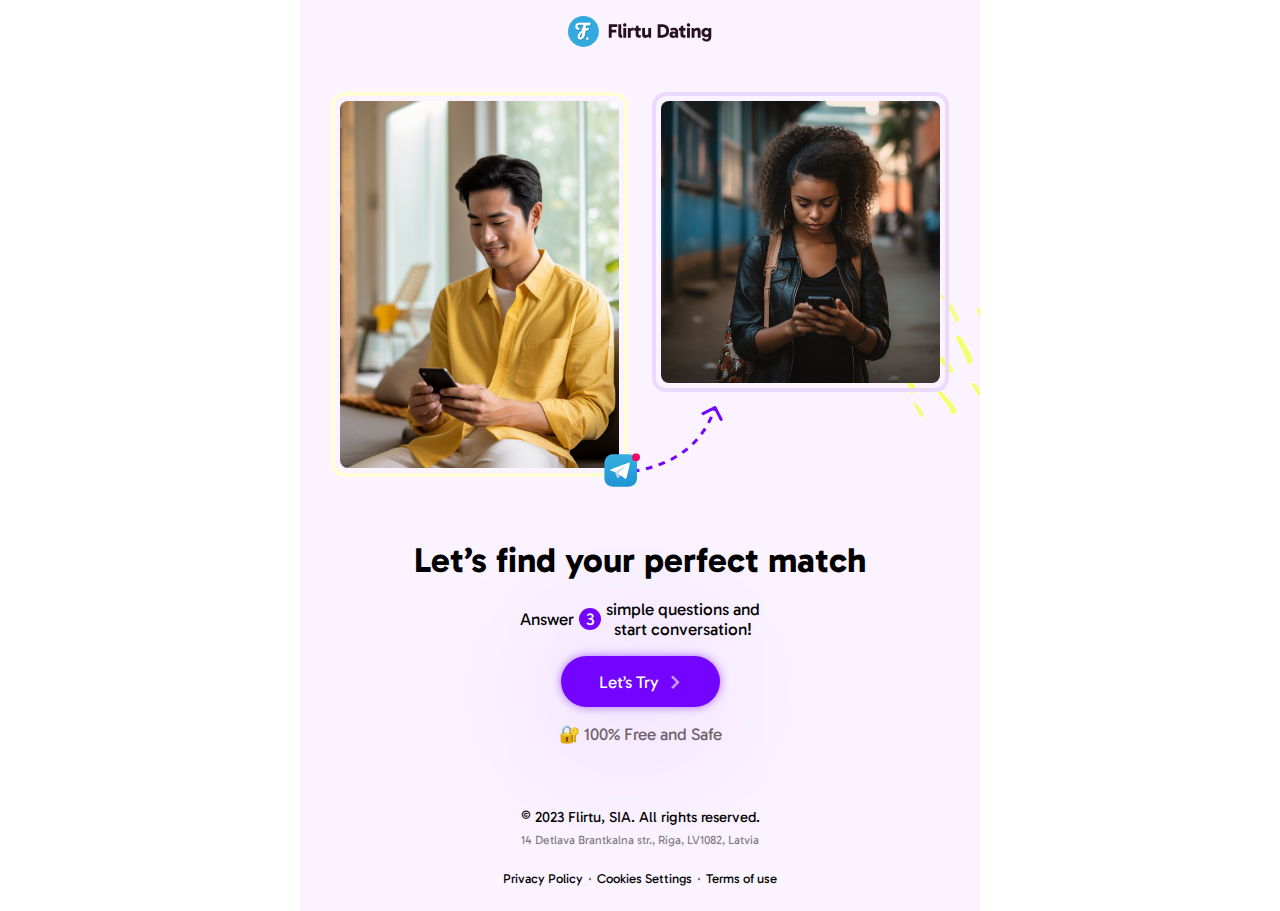
<file: app/index.html>
<!DOCTYPE html>
<html lang="en">
<head>
	<meta charset="utf-8">
    <meta name="viewport" content="width=device-width, initial-scale=1">
	<meta http-equiv="X-UA-Compatible" content="ie=edge">
	<title>Flirtu</title>
	<link rel="preconnect" href="https://fonts.googleapis.com">
<link rel="preconnect" href="https://fonts.gstatic.com" crossorigin>
<link href="https://fonts.googleapis.com/css2?family=Archivo:wght@100;200;300;400;500;600;700;800;900&family=Gabarito:wght@400;500;600;800;900&display=swap" rel="stylesheet">

	<link rel="stylesheet" href="css/style.min.css">
</head>
<div>

 <div class="special-offer__content">
<!-- start header -->
	<header class="header">
		<div class="container">
			<img src="img/flirtu-logo.svg" alt="">
		</div>
	</header>
<!-- end header -->

<!-- start photo wrapper -->
<div class="photo-wrapper">
	<div class="container">

		<div class="photo__item-list">
			<div class="photo__item">
			<img src="img/photo10.png" alt="">
		</div>

		<div class="photo__item">
			<img src="img/photo11.png" alt="">
		</div>
		</div>
		<div class="photo-wrapper__icon-container">
			<img src="img/tg.svg" alt="" class="photo-wrapper__icon">
			<img src="img/arrow-svg.svg" alt="" class="photo-wrapper__arrow">
		</div>


		
		

	</div>
</div>
<!-- end photo wrapper -->

<!-- start quize text content -->
<section class="quize__text-content">
	<div class="container">
		<h1 class="h1">
			Let’s find your perfect match
		</h1>

		<p>
			Answer <span>3</span> simple questions and <br>
			 start conversation!
		</p>

		<div class="lets-try-button">Let’s Try
			<img src="img/white-arrow.svg" alt="">
		</div>

		<div class="safe-text">
			🔐 100% Free and Safe
		</div>
	</div>
</section>
<!-- end quize text content -->

<!-- start steps row -->
<div class="steps-row">
	<div class="container">
		<div class="steps-value">
			1/3
		</div>
		<div class="step-line active"></div>
		<div class="step-line step-line--2"></div>
		<div class="step-line step-line--3"></div>
		<img src="img/close.svg" alt="">
	</div>
</div>
<!-- end steps row -->

<div class="quize-content step1">
	<div class="container">
		<div class="wr">
			<div class="quize-title">
			What are you looking for?
		</div>

		<div class="quize-list">

			<div class="quize-btn">
				Serious relationship 👫
			</div>

			<div class="quize-btn">
				Flirt 😏
			</div>

			<div class="quize-btn">
				Friendship 😎
			</div>

			<div class="quize-btn">
				Don’t Know 🧐
			</div>


		</div>
		</div>
		

		<div class="wr">
			<div class="next-btn next-btn--1">
			Next
		</div>
		</div>
	
	</div>
</div>


<div class="quize-content step2">
	<div class="container">
		<div class="wr">
			<div class="quize-title">
			What is the most important thing about your partner?
		</div>

		<div class="quize-list">

			<div class="quize-btn">
				Sense of Humor
			</div>

			<div class="quize-btn">
				Kindness
			</div>

			<div class="quize-btn">
				Honesty
			</div>

			<div class="quize-btn">
				All above
			</div>


		</div>
		</div>

		<div class="wr">
			<div class="next-btn next-btn--2">
			Next
		</div>
		</div>
		

		
		
	</div>
</div>

<div class="quize-content step3">
	<div class="container">
		<div class="wr">
			<div class="quize-title">
			Are you ready to make the first step?
		</div>

		<div class="quize-list">

			<div class="quize-btn">
				Always
			</div>

			<div class="quize-btn">
				It Depends
			</div>

			<div class="quize-btn">
				Never, I’m shy
			</div>

		</div>
		</div>

		<div class="wr">
			<div class="next-btn next-btn--3">
			Next
		</div>
		</div>
		


		
	</div>
</div>




<div class="quize-content quize-content-bg step4">
	<div class="container">
		<div class="quize-title">
			We’ve found 5 potential matches for you
		</div>

		<div class="matches-list">

			<div class="row">
				<div class="matches__item">
				<div class="matches-img">
					<img src="img/photo1.png" alt="">
				</div>

				<div class="matches__item-content">
					<div class="matches__item-content-header">
						90% 😏
					</div>
					<div class="matches__item-content-text">
						compatibility
					</div>
				</div>
				
			</div>

			<div class="matches__item matches__item--2">
				<div class="matches-img">
					<img src="img/photo2.png" alt="">
				</div>

				<div class="matches__item-content">
					<div class="matches__item-content-header">
						80%😉
					</div>
					
				</div>
				
			</div>
			</div>

			<div class="row-center">
				<div class="matches__item matches__item--3">
				<div class="matches-img">
					<img src="img/photo3.png" alt="">
				</div>

				<div class="matches__item-content">
					<div class="matches__item-content-header">
						93% 🥰
					</div>
					<div class="matches__item-content-text">
						compatibility
					</div>
				</div>
				
			</div>
			</div>

			<div class="row">
				<div class="matches__item matches__item--4">
				<div class="matches-img">
					<img src="img/photo4.png" alt="">
				</div>

				<div class="matches__item-content">
					<div class="matches__item-content-header">
						98% 😍
					</div>
					<div class="matches__item-content-text">
						compatibility
					</div>
				</div>
				
			</div>

			<div class="matches__item matches__item--5">
				<div class="matches-img">
					<img src="img/photo5.png" alt="">
				</div>

				<div class="matches__item-content">
					<div class="matches__item-content-header">
						86% 😋
					</div>
					<div class="matches__item-content-text">
						compatibility
					</div>
				</div>
				
			</div>
			</div>

		</div>

		<a href="" class="telegram-button">
			Start Dating on Telegram
			<img src="img/tg-svg.svg" alt="">
		</a>

		<div class="safe-text">
			🔐 100% Free and Safe
		</div>


	</div>
</div>



<!-- start footer -->
<footer class="footer">
	<div class="container">
		<div class="footer__copy">
			© 2023 Flirtu, SIA. All rights reserved.
		</div>
		<div class="footer__adress">
			14 Detlava Brantkalna str., Riga, LV1082, Latvia
		</div>

		<div class="footer__menu">
			<a href="" class="footer__menu-link">
				Privacy Policy
			</a>
			<img src="img/dot.svg" alt="" class="dot">
			<a href="" class="footer__menu-link">
				Cookies Settings
			</a>
			<img src="img/dot.svg" alt="" class="dot">
			<a href="" class="footer__menu-link">
				Terms of use
			</a>
		</div>
	</div>
</footer>
<!-- end footer -->

</div>

</div>

 <script
  src="https://code.jquery.com/jquery-3.7.1.min.js"
  integrity="sha256-/JqT3SQfawRcv/BIHPThkBvs0OEvtFFmqPF/lYI/Cxo="
  crossorigin="anonymous"></script>
	<script src="js/main.js"></script>
</body>
</html>
</file>
<file: app/css/style.min.css>
body{font-family:"Gabarito",sans-serif;font-size:17px;font-weight:400;margin:0;overflow-x:hidden}p{margin-top:0;margin-bottom:0}.special-offer__content{margin-left:auto;margin-right:auto;width:100vw;max-width:680px;background-color:#fbf3ff;min-height:100vh;background-image:url("../img/44.svg");background-repeat:no-repeat;background-position:top 55px left}.container{width:90.933%;margin-left:auto;margin-right:auto}.header{padding-top:16px;padding-bottom:45px}.header .container{display:-webkit-box;display:-ms-flexbox;display:flex;-webkit-box-pack:center;-ms-flex-pack:center;justify-content:center}.footer{text-align:center;padding-bottom:25px}.footer__copy{font-size:14.8px;margin-bottom:7px;color:#020101}.footer__adress{font-size:12px;color:rgba(2,1,1,.5);margin-bottom:24px}.footer__menu-link{color:#020101;font-size:13px;text-decoration:none}.footer__menu{display:-webkit-box;display:-ms-flexbox;display:flex;-webkit-box-pack:center;-ms-flex-pack:center;justify-content:center;-webkit-box-align:center;-ms-flex-align:center;align-items:center}.dot{display:block;margin-left:5px;margin-right:5px}.photo-wrapper{padding-bottom:28px;background:url("../img/46.svg") no-repeat top 190px right}.photo__item{border:4px solid #fbffd3;padding:5px;width:48%;-webkit-box-sizing:border-box;box-sizing:border-box;border-radius:14px;height:385px}.photo__item img{width:100%;height:100%;border-radius:8px;-o-object-fit:cover;object-fit:cover;-o-object-position:center;object-position:center}.photo__item:nth-child(2){height:300px;border-color:#eadaff}.photo__item-list{display:-webkit-box;display:-ms-flexbox;display:flex;-webkit-box-pack:justify;-ms-flex-pack:justify;justify-content:space-between}.photo-wrapper__icon-container{display:-webkit-box;display:-ms-flexbox;display:flex;-webkit-box-pack:center;-ms-flex-pack:center;justify-content:center;position:relative}.photo-wrapper__icon{-webkit-transform:translateY(-70%) translateX(-50%);-ms-transform:translateY(-70%) translateX(-50%);transform:translateY(-70%) translateX(-50%);position:relative;z-index:1}.photo-wrapper__arrow{position:absolute;bottom:110%;left:45%}.quize__text-content{text-align:center}.quize__text-content p{display:-webkit-box;display:-ms-flexbox;display:flex;-webkit-box-pack:center;-ms-flex-pack:center;justify-content:center;-webkit-box-align:center;-ms-flex-align:center;align-items:center}.quize__text-content p span{display:-webkit-box;display:-ms-flexbox;display:flex;-webkit-box-align:center;-ms-flex-align:center;align-items:center;-webkit-box-pack:center;-ms-flex-pack:center;justify-content:center;background:#7204ff;width:22px;height:22px;border-radius:50%;margin-left:5px;margin-right:5px;color:#fff}.h1{font-size:35px;font-weight:700;margin-bottom:18px;margin-top:0}.lets-try-button{background:#7204ff;color:#fff;text-decoration:none;margin-top:17px;margin-bottom:17px;height:51px;display:-webkit-box;display:-ms-flexbox;display:flex;-webkit-box-pack:center;-ms-flex-pack:center;justify-content:center;-webkit-box-align:center;-ms-flex-align:center;align-items:center;width:159px;border-radius:70px;margin-left:auto;margin-right:auto;-webkit-box-shadow:0px 0px 10px 0px rgba(114,4,255,.55),-10px 10px 150px 0px rgba(114,4,255,.23);box-shadow:0px 0px 10px 0px rgba(114,4,255,.55),-10px 10px 150px 0px rgba(114,4,255,.23)}.lets-try-button img{margin-left:10px}.safe-text{text-align:center;margin-bottom:64px;color:#6f626a;font-weight:300}.special-offer__content.no-bg{background-image:none}.steps-row{margin-bottom:32px}.steps-row .container{display:-webkit-box;display:-ms-flexbox;display:flex;-webkit-box-pack:justify;-ms-flex-pack:justify;justify-content:space-between;-webkit-box-align:center;-ms-flex-align:center;align-items:center}.step-line{width:150px;height:6px;background:#fff;border-radius:30px}.step-line.active{background:#7204ff}.steps-value{font-weight:500}.quize-title{font-size:32px}.quize-content{text-align:center;font-weight:700}.quize-title{margin-bottom:32px}.quize-btn{width:100%;height:48px;border-radius:9px;border:2px solid #d1b7f2;display:-webkit-box;display:-ms-flexbox;display:flex;-webkit-box-pack:center;-ms-flex-pack:center;justify-content:center;-webkit-box-align:center;-ms-flex-align:center;align-items:center;margin-bottom:16px;cursor:pointer}.quize-btn.active{border:2px solid #d1b7f2;background:#d1b7f2}.next-btn{width:100%;height:51px;border-radius:70px;background:#d5cbe3;display:-webkit-box;display:-ms-flexbox;display:flex;-webkit-box-pack:center;-ms-flex-pack:center;justify-content:center;-webkit-box-align:center;-ms-flex-align:center;align-items:center;color:#eee9f6;font-size:18.3px;text-decoration:none;margin-top:115px;margin-bottom:40px}.next-btn.active{background:#7204ff;-webkit-box-shadow:0px 0px 10px 0px rgba(114,4,255,.55),-10px 10px 150px 0px rgba(114,4,255,.23);box-shadow:0px 0px 10px 0px rgba(114,4,255,.55),-10px 10px 150px 0px rgba(114,4,255,.23);color:#fff}.quize-content-bg{background:url("../img/44.svg");background-repeat:no-repeat;background-position:top 75px left}.matches__item{width:200px;height:200px;border-radius:50%;border:4px solid #d1b7f2;padding:4px;background:#fbf3ff;display:-webkit-box;display:-ms-flexbox;display:flex;-webkit-box-pack:center;-ms-flex-pack:center;justify-content:center;-webkit-box-align:center;-ms-flex-align:center;align-items:center;position:relative;-webkit-box-sizing:border-box;box-sizing:border-box;font-size:100%}.matches__item img{width:100%;height:100%;border-radius:50%;-o-object-fit:cover;object-fit:cover;-o-object-position:center;object-position:center;-webkit-filter:blur(3px);filter:blur(3px)}.matches-img{width:100%;height:100%;border-radius:50%;overflow:hidden}.matches__item-content{position:absolute;top:50%;left:50%;-webkit-transform:translateX(-50%) translateY(-50%);-ms-transform:translateX(-50%) translateY(-50%);transform:translateX(-50%) translateY(-50%);color:#fff;font-family:"Archivo",sans-serif}.row{display:-webkit-box;display:-ms-flexbox;display:flex;-webkit-box-pack:justify;-ms-flex-pack:justify;justify-content:space-between;-webkit-box-align:center;-ms-flex-align:center;align-items:center}.row-center{display:-webkit-box;display:-ms-flexbox;display:flex;-webkit-box-pack:center;-ms-flex-pack:center;justify-content:center}.matches__item-content-header{width:100%;white-space:nowrap}.matches__item--2{width:120px;height:120px}.matches__item--3{width:220px;height:220px;margin-left:80px}.matches__item--4{width:280px;height:280px}.matches__item--5{width:160px;height:160px}.matches-list{margin-left:auto;margin-right:auto;padding-bottom:35px}.telegram-button{display:-webkit-box;display:-ms-flexbox;display:flex;-webkit-box-pack:center;-ms-flex-pack:center;justify-content:center;-webkit-box-align:center;-ms-flex-align:center;align-items:center;width:100%;height:51px;display:flex;justify-content:center;align-items:center;background:#7204ff;border-radius:70px;color:#fff;text-decoration:none;margin-bottom:16px;font-size:18.3px}.telegram-button img{margin-left:10px}.row-center{margin-top:-60px}.row:last-child{margin-top:-40px}.step1,.step2,.step3,.step4,.steps-row{display:none}.special-offer__content{background-image:none}.lets-try-button{cursor:pointer}.next-btn{display:none}.next-btn.show{display:-webkit-box;display:-ms-flexbox;display:flex}@media only screen and (max-width: 680px){.step-line{width:25vw}}@media only screen and (max-width: 600px){.matches__item{width:30.667vw;height:30.667vw;font-size:70%}.matches__item--2{width:17.333vw;height:17.333vw}.matches__item--3{width:30.933vw;height:30.933vw}.matches__item--4{width:39.2vw;height:39.2vw}.matches__item--5{width:26.133vw;height:26.133vw}.row-center{margin-top:-10vw}.matches__item--3{margin-left:15vw}}@media only screen and (max-width: 490px){.special-offer__header{font-size:4vw}.footer{padding-bottom:6.667vw}.footer__copy{font-size:3.947vw;margin-bottom:1.867vw}.footer__adress{font-size:3.2vw;margin-bottom:6.4vw}.footer__menu-link{font-size:3.467vw}.dot{margin-left:1.333vw;margin-right:1.333vw}.photo__item{height:65.6vw;border-width:1.067vw;padding:1.333vw}.photo__item:nth-child(2){height:48.533vw}.photo-wrapper__arrow{width:24vw;left:48%}.photo-wrapper__icon{width:8.667vw}.special-offer__content{background-size:21vw;background-position:top 14.667vw left}.header{padding-top:4.267vw;padding-bottom:12vw}.header img{width:38.4vw}.photo-wrapper{background:url("../img/46.svg") no-repeat top 22vw right/18vw}.photo-wrapper{padding-bottom:7.467vw}.h1{font-size:9.333vw;margin-bottom:4.8vw}.quize__text-content p{font-size:4.533vw;display:block}.quize__text-content p span{display:inline-block;margin-left:0vw;margin-right:0vw;width:5.867vw;height:5.867vw}.lets-try-button{height:13.6vw;margin-top:4.533vw;margin-bottom:4.533vw;font-size:4.88vw;width:42.4vw}.lets-try-button img{margin-left:2.667vw;width:3.467vw}.step-line{width:22vw}.steps-row img{width:6.221vw}.steps-value{font-size:4.533vw}.steps-row{margin-bottom:8.533vw}.quize-title{font-size:8.533vw;margin-bottom:0}.quize-btn{font-size:4.533vw;height:12.8vw;margin-bottom:4.267vw}.next-btn{margin-top:20vw;margin-bottom:11.2vw;font-size:4.88vw;height:13.6vw}.row:last-child{margin-top:-8vw}.matches-list{padding-bottom:9.333vw}.telegram-button{height:13.6vw;font-size:4.88vw;margin-bottom:4.267vw}.telegram-button img{width:8.533vw}.quize-content-bg{background-position:top 29vw left;background-size:24vw}.matches-list{width:100%}.quize-content .container{height:calc(100vh - 30vw);display:-webkit-box;display:-ms-flexbox;display:flex;-webkit-box-orient:vertical;-webkit-box-direction:normal;-ms-flex-direction:column;flex-direction:column;-webkit-box-pack:justify;-ms-flex-pack:justify;justify-content:space-between}.quize-content .next-btn{margin-top:0;margin-bottom:25vw}.quize-title{min-height:38vw;display:-webkit-box;display:-ms-flexbox;display:flex;-webkit-box-align:center;-ms-flex-align:center;align-items:center}.quize-content-bg .container{height:auto}.steps-row{margin-bottom:0}}
</file>
